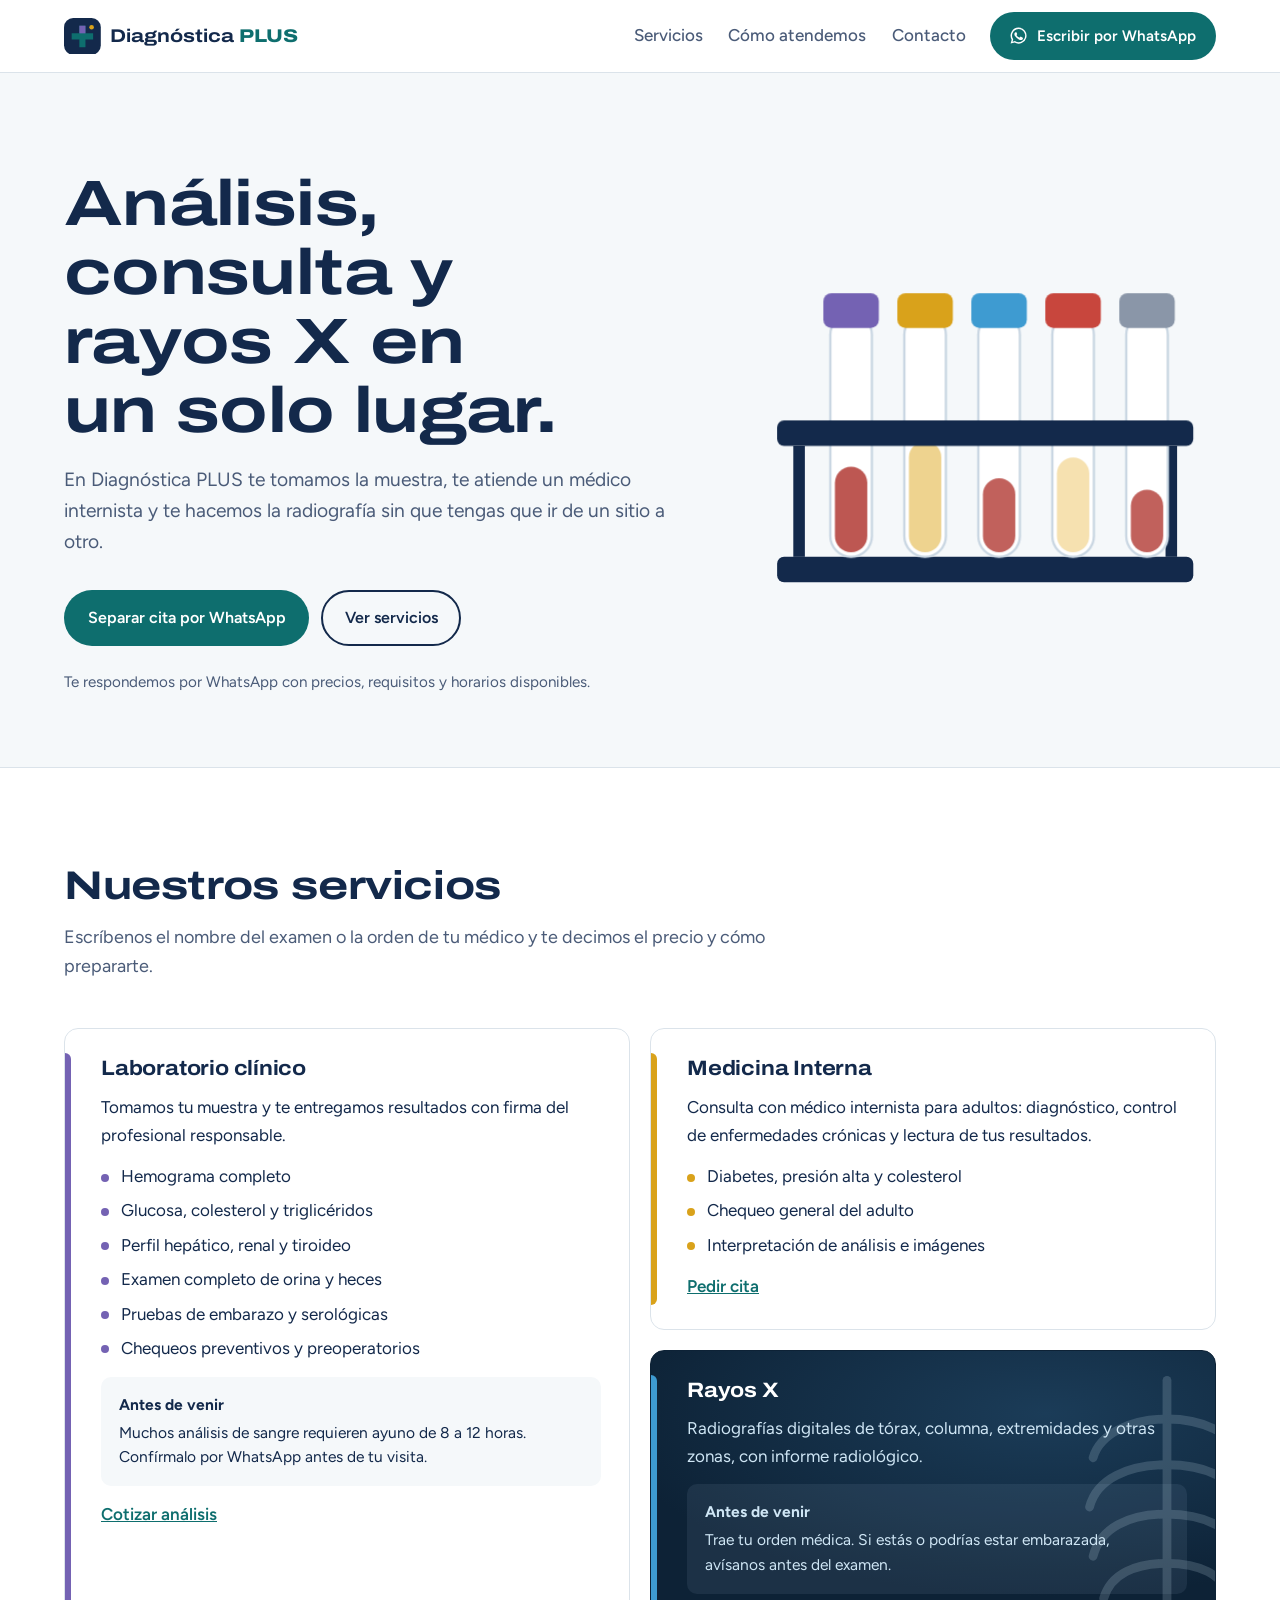
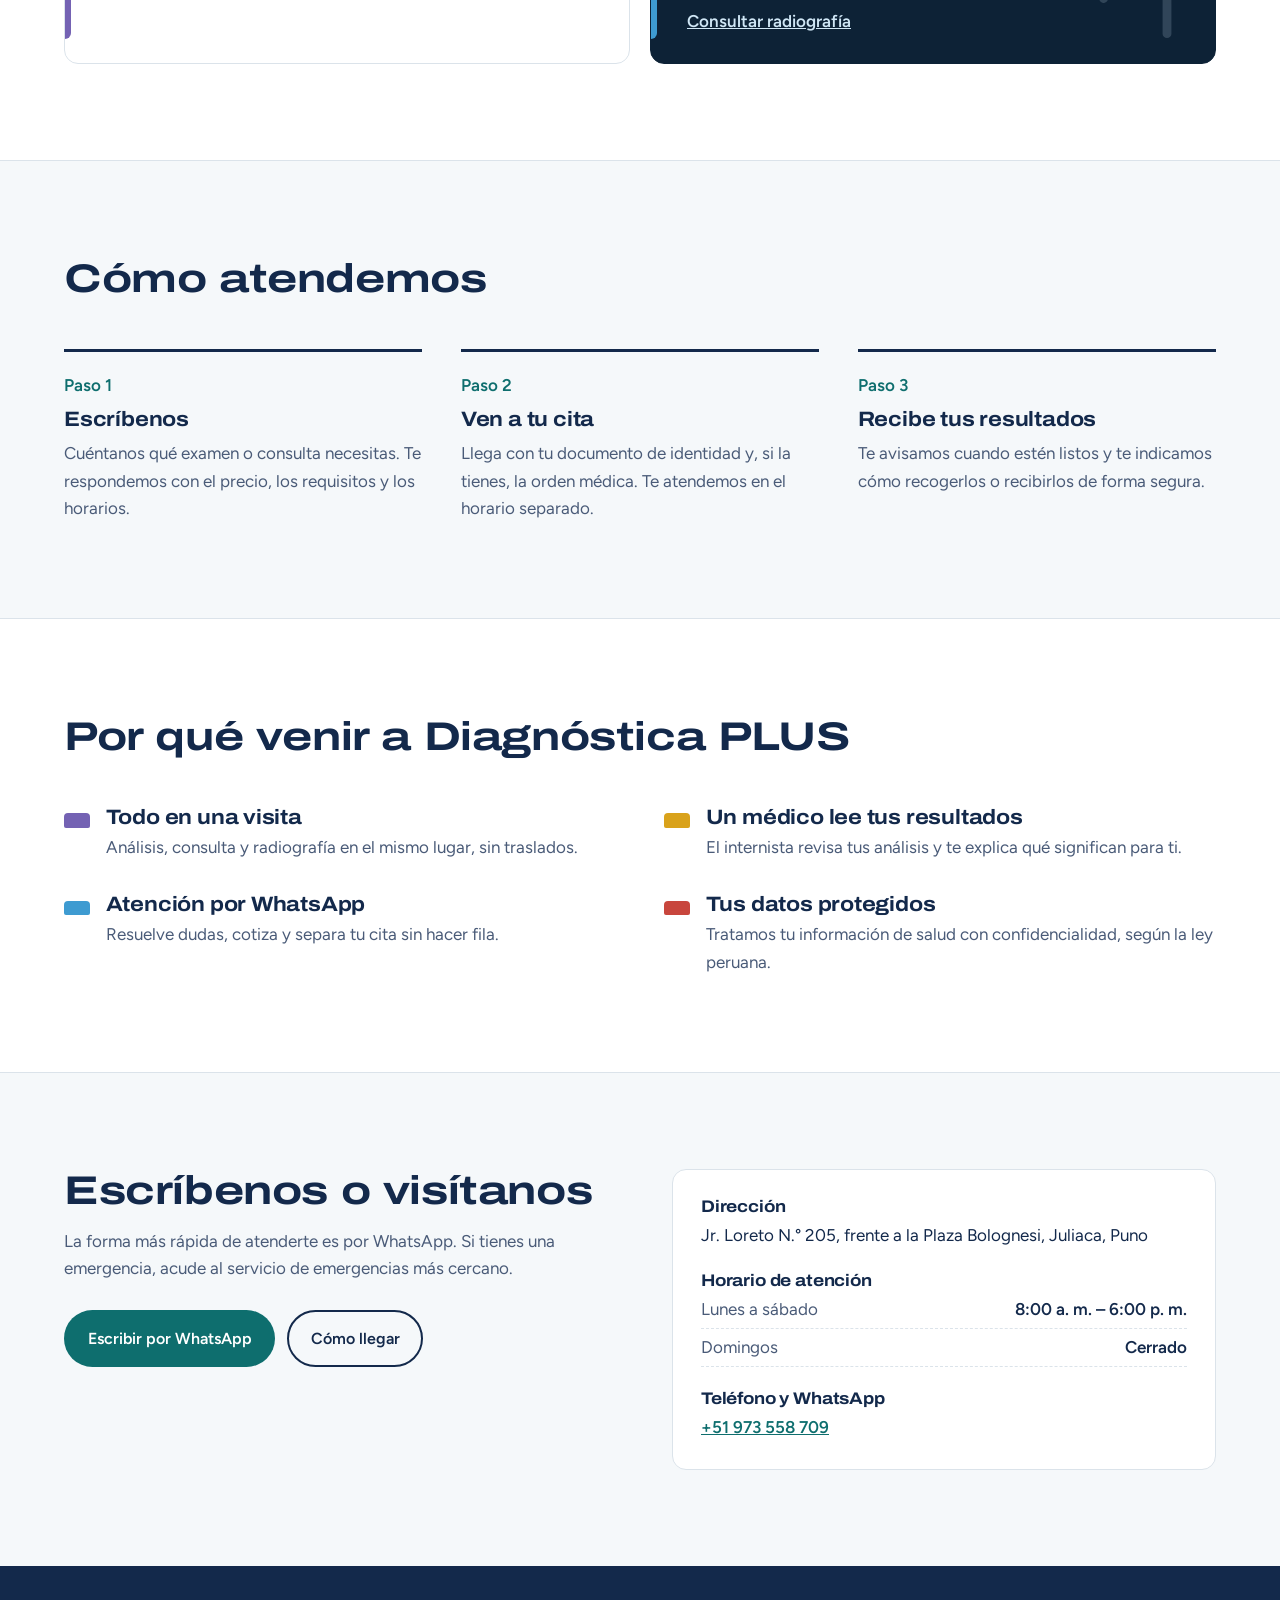
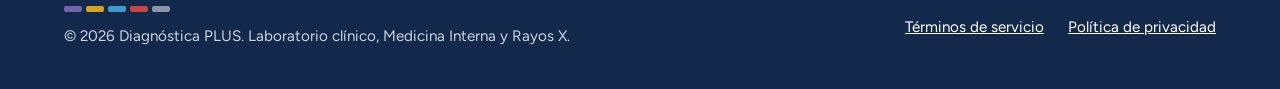
<file: index.html>
<!doctype html>
<html lang="es">
<head>
  <meta charset="utf-8">
  <meta name="viewport" content="width=device-width, initial-scale=1">
  <title>Diagnóstica PLUS | Laboratorio, Medicina Interna y Rayos X</title>
  <meta name="description" content="Análisis de laboratorio, consulta de Medicina Interna y Rayos X en un solo lugar. Escríbenos por WhatsApp y te indicamos cómo prepararte.">
  <meta property="og:title" content="Diagnóstica PLUS">
  <meta property="og:description" content="Laboratorio clínico, Medicina Interna y Rayos X en un solo lugar.">
  <meta name="theme-color" content="#13294b">
  <link rel="icon" href="logo.svg" type="image/svg+xml">
  <link rel="preconnect" href="https://fonts.googleapis.com">
  <link rel="preconnect" href="https://fonts.gstatic.com" crossorigin>
  <link href="https://fonts.googleapis.com/css2?family=Archivo:wdth,wght@62..125,500..800&family=Figtree:wght@400..700&display=swap" rel="stylesheet">
  <link rel="stylesheet" href="styles.css">
  <script src="datos.js" defer></script>
</head>
<body>
  <a class="saltar" href="#contenido">Ir al contenido</a>

  <header class="cabecera">
    <div class="contenedor">
      <a class="logo" href="./" aria-label="Diagnóstica PLUS, inicio">
        <svg viewBox="0 0 48 48" aria-hidden="true"><rect width="48" height="48" rx="12" fill="#13294b"/><path d="M20 10h8v10h10v8H28v10h-8V28H10v-8h10z" fill="#0e6e6e"/><path d="M20 10h8v10h-8z" fill="#7462b3"/><circle cx="36" cy="12" r="3" fill="#d9a21b"/></svg>
        <span>Diagnóstica <b>PLUS</b></span>
      </a>
      <nav class="menu" aria-label="Principal">
        <a href="#servicios">Servicios</a>
        <a href="#como-atendemos">Cómo atendemos</a>
        <a href="#contacto">Contacto</a>
      </nav>
      <a class="boton boton-whatsapp" data-whatsapp href="#contacto">
        <svg viewBox="0 0 24 24" fill="currentColor" aria-hidden="true"><path d="M12 2a10 10 0 0 0-8.6 15.1L2 22l5-1.3A10 10 0 1 0 12 2Zm0 18.2a8.2 8.2 0 0 1-4.2-1.2l-.3-.2-3 .8.8-2.9-.2-.3A8.2 8.2 0 1 1 12 20.2Zm4.5-6.1c-.2-.1-1.5-.7-1.7-.8s-.4-.1-.6.1-.7.8-.8 1-.3.2-.6.1a6.7 6.7 0 0 1-3.3-2.9c-.3-.4.2-.4.7-1.3.1-.2 0-.3 0-.4l-.8-1.8c-.2-.5-.4-.4-.6-.4h-.5a1 1 0 0 0-.7.3 3 3 0 0 0-.9 2.2 5.2 5.2 0 0 0 1.1 2.7 11.8 11.8 0 0 0 4.5 4c1.7.7 2.3.8 3.2.6a2.7 2.7 0 0 0 1.8-1.2 2.2 2.2 0 0 0 .1-1.2c0-.1-.2-.2-.5-.3Z"/></svg>
        <span>Escribir por WhatsApp</span>
      </a>
    </div>
  </header>

  <main id="contenido">
    <section class="hero">
      <div class="contenedor">
        <div>
          <h1>Análisis, consulta y rayos X en un solo lugar.</h1>
          <p class="bajada">En Diagnóstica PLUS te tomamos la muestra, te atiende un médico internista y te hacemos la radiografía sin que tengas que ir de un sitio a otro.</p>
          <div class="acciones">
            <a class="boton boton-whatsapp" data-whatsapp="Hola, quisiera separar una cita." href="#contacto">Separar cita por WhatsApp</a>
            <a class="boton boton-borde" href="#servicios">Ver servicios</a>
          </div>
          <p class="aviso">Te respondemos por WhatsApp con precios, requisitos y horarios disponibles.</p>
        </div>

        <div class="gradilla" aria-hidden="true">
          <svg viewBox="0 0 400 320">
            <!-- Gradilla -->
            <rect x="20" y="268" width="360" height="22" rx="6" fill="#13294b"/>
            <rect x="34" y="172" width="10" height="96" fill="#13294b"/>
            <rect x="356" y="172" width="10" height="96" fill="#13294b"/>
            <!-- Tubos: tapas con el código de colores de laboratorio -->
            <g class="tubo"><rect x="66" y="58" width="36" height="210" rx="18" fill="#fff" stroke="#c9d6e2" stroke-width="2"/><rect x="70" y="190" width="28" height="74" rx="14" fill="#b23a34" opacity=".85"/><rect x="60" y="40" width="48" height="30" rx="7" fill="#7462b3"/></g>
            <g class="tubo"><rect x="130" y="58" width="36" height="210" rx="18" fill="#fff" stroke="#c9d6e2" stroke-width="2"/><rect x="134" y="168" width="28" height="96" rx="14" fill="#e9c46a" opacity=".75"/><rect x="124" y="40" width="48" height="30" rx="7" fill="#d9a21b"/></g>
            <g class="tubo"><rect x="194" y="58" width="36" height="210" rx="18" fill="#fff" stroke="#c9d6e2" stroke-width="2"/><rect x="198" y="200" width="28" height="64" rx="14" fill="#b23a34" opacity=".8"/><rect x="188" y="40" width="48" height="30" rx="7" fill="#3e9bd1"/></g>
            <g class="tubo"><rect x="258" y="58" width="36" height="210" rx="18" fill="#fff" stroke="#c9d6e2" stroke-width="2"/><rect x="262" y="182" width="28" height="82" rx="14" fill="#f2d48f" opacity=".7"/><rect x="252" y="40" width="48" height="30" rx="7" fill="#c8463d"/></g>
            <g class="tubo"><rect x="322" y="58" width="36" height="210" rx="18" fill="#fff" stroke="#c9d6e2" stroke-width="2"/><rect x="326" y="210" width="28" height="54" rx="14" fill="#b23a34" opacity=".8"/><rect x="316" y="40" width="48" height="30" rx="7" fill="#8a96a8"/></g>
            <!-- Barra frontal: va delante de los tubos -->
            <rect x="20" y="150" width="360" height="22" rx="6" fill="#13294b"/>
          </svg>
        </div>
      </div>
    </section>

    <section class="seccion seccion-blanca" id="servicios" aria-labelledby="t-servicios">
      <div class="contenedor">
        <div class="encabezado">
          <h2 id="t-servicios">Nuestros servicios</h2>
          <p>Escríbenos el nombre del examen o la orden de tu médico y te decimos el precio y cómo prepararte.</p>
        </div>

        <div class="servicios">
          <article class="servicio laboratorio">
            <h3>Laboratorio clínico</h3>
            <p>Tomamos tu muestra y te entregamos resultados con firma del profesional responsable.</p>
            <ul>
              <li>Hemograma completo</li>
              <li>Glucosa, colesterol y triglicéridos</li>
              <li>Perfil hepático, renal y tiroideo</li>
              <li>Examen completo de orina y heces</li>
              <li>Pruebas de embarazo y serológicas</li>
              <li>Chequeos preventivos y preoperatorios</li>
            </ul>
            <div class="prep">
              <strong>Antes de venir</strong>
              Muchos análisis de sangre requieren ayuno de 8 a 12 horas. Confírmalo por WhatsApp antes de tu visita.
            </div>
            <a class="mas" data-whatsapp="Hola, quisiera cotizar análisis de laboratorio." href="#contacto">Cotizar análisis</a>
          </article>

          <article class="servicio medicina">
            <h3>Medicina Interna</h3>
            <p>Consulta con médico internista para adultos: diagnóstico, control de enfermedades crónicas y lectura de tus resultados.</p>
            <ul>
              <li>Diabetes, presión alta y colesterol</li>
              <li>Chequeo general del adulto</li>
              <li>Interpretación de análisis e imágenes</li>
            </ul>
            <a class="mas" data-whatsapp="Hola, quisiera una cita con Medicina Interna." href="#contacto">Pedir cita</a>
          </article>

          <article class="servicio rayos">
            <svg class="costilla" viewBox="0 0 100 160" aria-hidden="true" fill="none" stroke="#cfe6f5" stroke-width="5" stroke-linecap="round"><path d="M50 8v144"/><path d="M50 30c-20 0-38 8-42 22M50 30c20 0 38 8 42 22M50 56c-22 0-40 8-44 24M50 56c22 0 40 8 44 24M50 84c-22 0-38 8-42 24M50 84c22 0 38 8 42 24M50 112c-18 0-32 6-36 20M50 112c18 0 32 6 36 20"/></svg>
            <h3>Rayos X</h3>
            <p>Radiografías digitales de tórax, columna, extremidades y otras zonas, con informe radiológico.</p>
            <div class="prep">
              <strong>Antes de venir</strong>
              Trae tu orden médica. Si estás o podrías estar embarazada, avísanos antes del examen.
            </div>
            <a class="mas" data-whatsapp="Hola, quisiera información sobre Rayos X." href="#contacto">Consultar radiografía</a>
          </article>
        </div>
      </div>
    </section>

    <section class="seccion" id="como-atendemos" aria-labelledby="t-pasos">
      <div class="contenedor">
        <div class="encabezado">
          <h2 id="t-pasos">Cómo atendemos</h2>
        </div>
        <ol class="pasos">
          <li>
            <h3>Escríbenos</h3>
            <p>Cuéntanos qué examen o consulta necesitas. Te respondemos con el precio, los requisitos y los horarios.</p>
          </li>
          <li>
            <h3>Ven a tu cita</h3>
            <p>Llega con tu documento de identidad y, si la tienes, la orden médica. Te atendemos en el horario separado.</p>
          </li>
          <li>
            <h3>Recibe tus resultados</h3>
            <p>Te avisamos cuando estén listos y te indicamos cómo recogerlos o recibirlos de forma segura.</p>
          </li>
        </ol>
      </div>
    </section>

    <section class="seccion seccion-blanca" aria-labelledby="t-razones">
      <div class="contenedor">
        <div class="encabezado">
          <h2 id="t-razones">Por qué venir a Diagnóstica PLUS</h2>
        </div>
        <div class="razones">
          <div class="razon"><span class="tapa" style="background:var(--lavanda)"></span><div><h3>Todo en una visita</h3><p>Análisis, consulta y radiografía en el mismo lugar, sin traslados.</p></div></div>
          <div class="razon"><span class="tapa" style="background:var(--oro)"></span><div><h3>Un médico lee tus resultados</h3><p>El internista revisa tus análisis y te explica qué significan para ti.</p></div></div>
          <div class="razon"><span class="tapa" style="background:var(--celeste)"></span><div><h3>Atención por WhatsApp</h3><p>Resuelve dudas, cotiza y separa tu cita sin hacer fila.</p></div></div>
          <div class="razon"><span class="tapa" style="background:var(--rojo)"></span><div><h3>Tus datos protegidos</h3><p>Tratamos tu información de salud con confidencialidad, según la ley peruana.</p></div></div>
        </div>
      </div>
    </section>

    <section class="seccion contacto" id="contacto" aria-labelledby="t-contacto">
      <div class="contenedor">
        <div>
          <h2 id="t-contacto">Escríbenos o visítanos</h2>
          <p style="margin-top:1rem;color:var(--tinta-suave)">La forma más rápida de atenderte es por WhatsApp. Si tienes una emergencia, acude al servicio de emergencias más cercano.</p>
          <div class="acciones">
            <a class="boton boton-whatsapp" data-whatsapp href="#contacto">Escribir por WhatsApp</a>
            <a class="boton boton-borde" data-enlace="mapa" href="#contacto" target="_blank" rel="noopener">Cómo llegar</a>
          </div>
        </div>
        <div class="ficha">
          <div>
            <h3>Dirección</h3>
            <p><span data-dato="direccion"></span>, <span data-dato="ciudad"></span></p>
          </div>
          <div>
            <h3>Horario de atención</h3>
            <dl data-horario></dl>
          </div>
          <div>
            <h3>Teléfono y WhatsApp</h3>
            <p><a data-enlace="telefono" href="#contacto"><span data-dato="telefonoVisible"></span></a><span data-si="correo"><br><a data-enlace="correo" href="#contacto"><span data-dato="correo"></span></a></span></p>
          </div>
        </div>
      </div>
    </section>
  </main>

  <footer class="pie">
    <div class="contenedor">
      <div>
        <div class="franja" aria-hidden="true"><i style="background:#7462b3"></i><i style="background:#d9a21b"></i><i style="background:#3e9bd1"></i><i style="background:#c8463d"></i><i style="background:#8a96a8"></i></div>
        <p style="margin-top:.75rem">© <span data-anio></span> Diagnóstica PLUS. Laboratorio clínico, Medicina Interna y Rayos X.</p>
      </div>
      <nav aria-label="Legal">
        <a href="terminos.html">Términos de servicio</a>
        <a href="privacidad.html">Política de privacidad</a>
      </nav>
    </div>
  </footer>
</body>
</html>
</file>
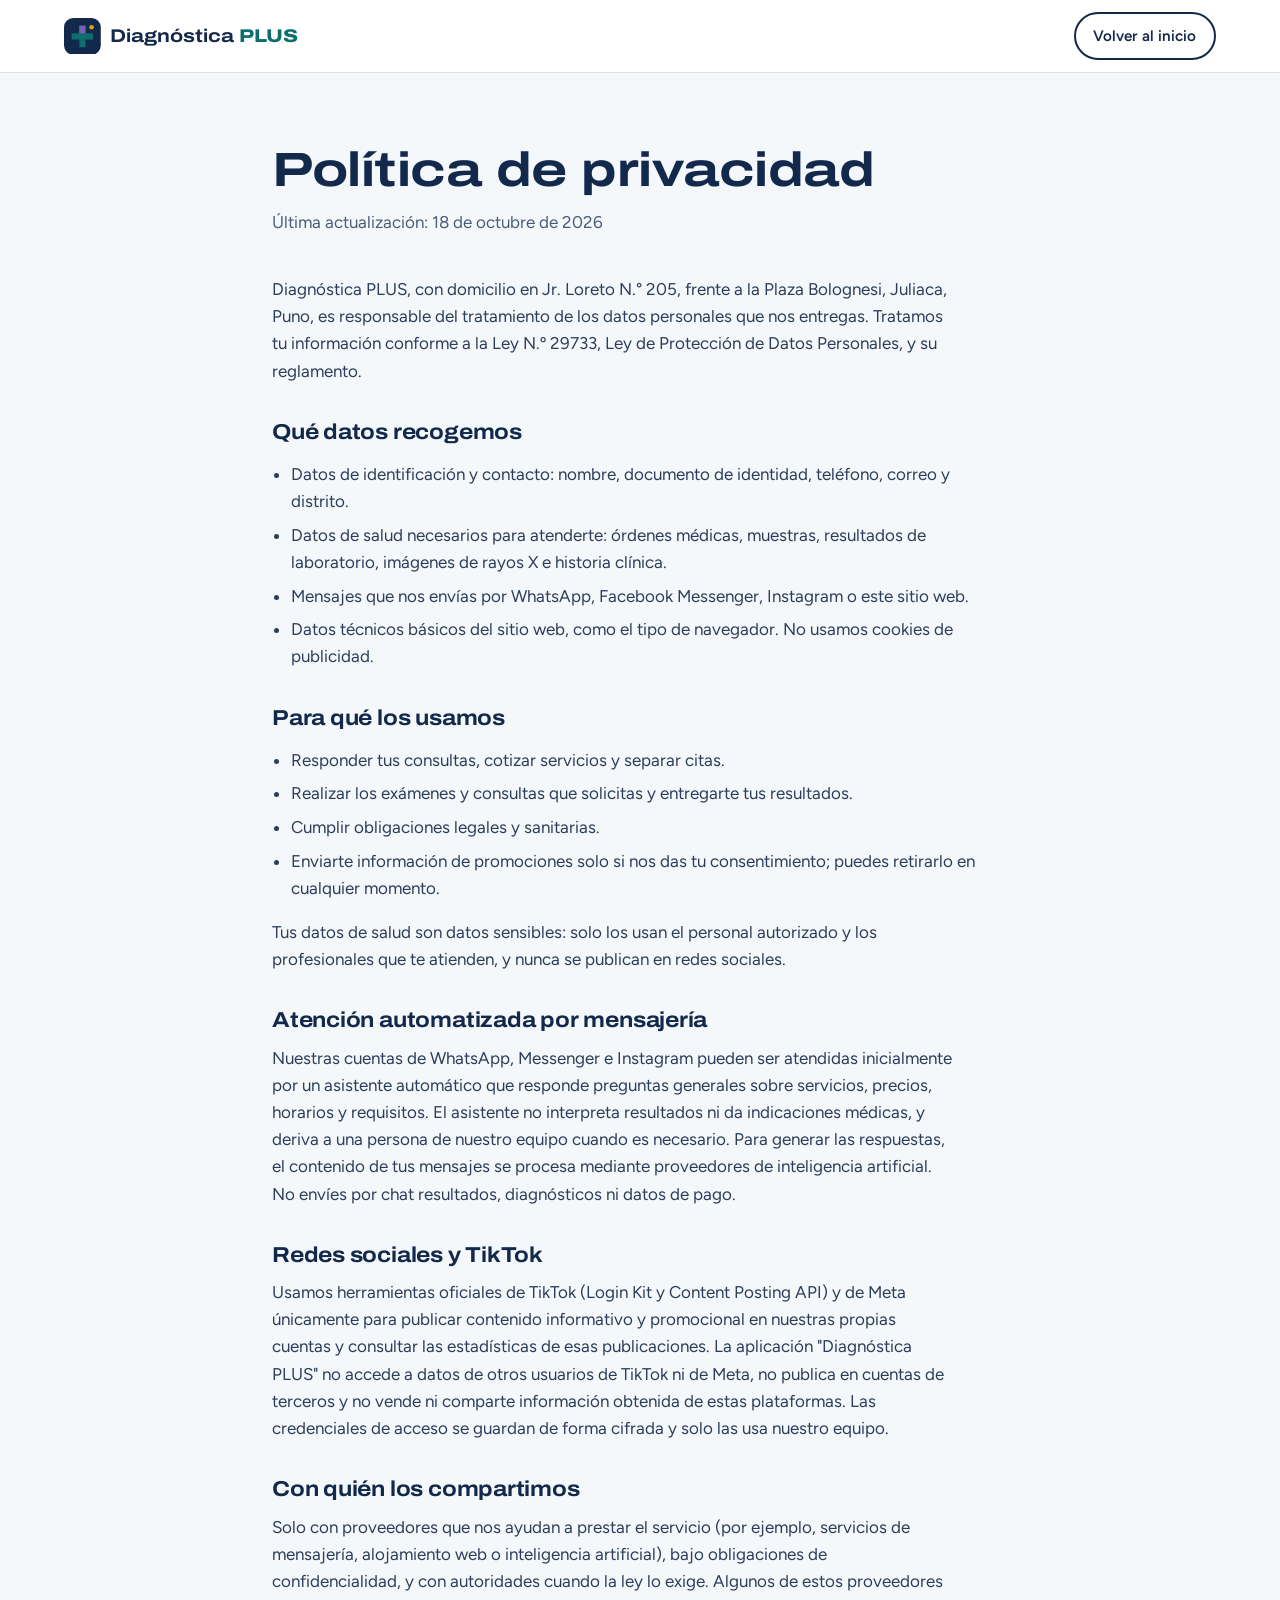
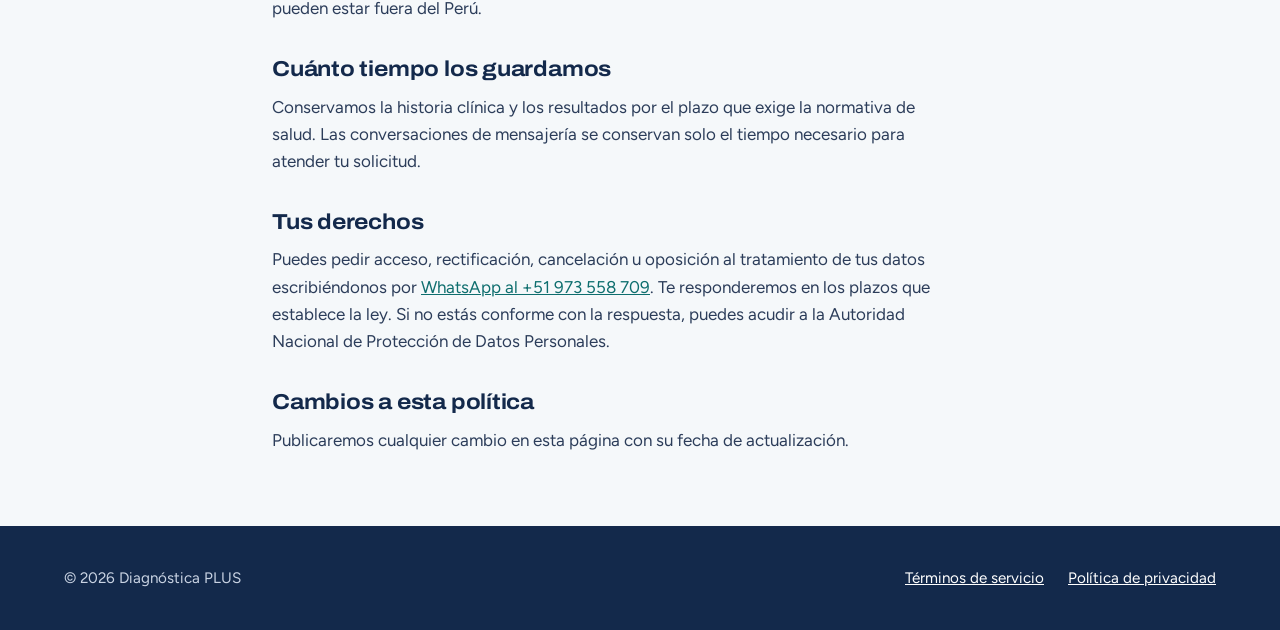
<file: privacidad.html>
<!doctype html>
<html lang="es">
<head>
  <meta charset="utf-8">
  <meta name="viewport" content="width=device-width, initial-scale=1">
  <title>Política de privacidad | Diagnóstica PLUS</title>
  <meta name="description" content="Cómo Diagnóstica PLUS trata tus datos personales y de salud.">
  <meta name="theme-color" content="#13294b">
  <link rel="icon" href="logo.svg" type="image/svg+xml">
  <link rel="preconnect" href="https://fonts.googleapis.com">
  <link rel="preconnect" href="https://fonts.gstatic.com" crossorigin>
  <link href="https://fonts.googleapis.com/css2?family=Archivo:wdth,wght@62..125,500..800&family=Figtree:wght@400..700&display=swap" rel="stylesheet">
  <link rel="stylesheet" href="styles.css">
  <script src="datos.js" defer></script>
</head>
<body>
  <header class="cabecera">
    <div class="contenedor">
      <a class="logo" href="./" aria-label="Diagnóstica PLUS, inicio">
        <svg viewBox="0 0 48 48" aria-hidden="true"><rect width="48" height="48" rx="12" fill="#13294b"/><path d="M20 10h8v10h10v8H28v10h-8V28H10v-8h10z" fill="#0e6e6e"/><path d="M20 10h8v10h-8z" fill="#7462b3"/><circle cx="36" cy="12" r="3" fill="#d9a21b"/></svg>
        <span>Diagnóstica <b>PLUS</b></span>
      </a>
      <a class="boton boton-borde" href="./">Volver al inicio</a>
    </div>
  </header>

  <main class="legal">
    <div class="contenedor">
      <h1>Política de privacidad</h1>
      <p class="fecha">Última actualización: <span data-dato="actualizado"></span></p>

      <p><span data-dato="razonSocial"></span><span data-si="ruc"> (RUC <span data-dato="ruc"></span>)</span>, con domicilio en <span data-dato="direccion"></span>, <span data-dato="ciudad"></span>, es responsable del tratamiento de los datos personales que nos entregas. Tratamos tu información conforme a la Ley N.º 29733, Ley de Protección de Datos Personales, y su reglamento.</p>

      <h2>Qué datos recogemos</h2>
      <ul>
        <li>Datos de identificación y contacto: nombre, documento de identidad, teléfono, correo y distrito.</li>
        <li>Datos de salud necesarios para atenderte: órdenes médicas, muestras, resultados de laboratorio, imágenes de rayos X e historia clínica.</li>
        <li>Mensajes que nos envías por WhatsApp, Facebook Messenger, Instagram o este sitio web.</li>
        <li>Datos técnicos básicos del sitio web, como el tipo de navegador. No usamos cookies de publicidad.</li>
      </ul>

      <h2>Para qué los usamos</h2>
      <ul>
        <li>Responder tus consultas, cotizar servicios y separar citas.</li>
        <li>Realizar los exámenes y consultas que solicitas y entregarte tus resultados.</li>
        <li>Cumplir obligaciones legales y sanitarias.</li>
        <li>Enviarte información de promociones solo si nos das tu consentimiento; puedes retirarlo en cualquier momento.</li>
      </ul>
      <p>Tus datos de salud son datos sensibles: solo los usan el personal autorizado y los profesionales que te atienden, y nunca se publican en redes sociales.</p>

      <h2>Atención automatizada por mensajería</h2>
      <p>Nuestras cuentas de WhatsApp, Messenger e Instagram pueden ser atendidas inicialmente por un asistente automático que responde preguntas generales sobre servicios, precios, horarios y requisitos. El asistente no interpreta resultados ni da indicaciones médicas, y deriva a una persona de nuestro equipo cuando es necesario. Para generar las respuestas, el contenido de tus mensajes se procesa mediante proveedores de inteligencia artificial. No envíes por chat resultados, diagnósticos ni datos de pago.</p>

      <h2>Redes sociales y TikTok</h2>
      <p>Usamos herramientas oficiales de TikTok (Login Kit y Content Posting API) y de Meta únicamente para publicar contenido informativo y promocional en nuestras propias cuentas y consultar las estadísticas de esas publicaciones. La aplicación "Diagnóstica PLUS" no accede a datos de otros usuarios de TikTok ni de Meta, no publica en cuentas de terceros y no vende ni comparte información obtenida de estas plataformas. Las credenciales de acceso se guardan de forma cifrada y solo las usa nuestro equipo.</p>

      <h2>Con quién los compartimos</h2>
      <p>Solo con proveedores que nos ayudan a prestar el servicio (por ejemplo, servicios de mensajería, alojamiento web o inteligencia artificial), bajo obligaciones de confidencialidad, y con autoridades cuando la ley lo exige. Algunos de estos proveedores pueden estar fuera del Perú.</p>

      <h2>Cuánto tiempo los guardamos</h2>
      <p>Conservamos la historia clínica y los resultados por el plazo que exige la normativa de salud. Las conversaciones de mensajería se conservan solo el tiempo necesario para atender tu solicitud.</p>

      <h2>Tus derechos</h2>
      <p>Puedes pedir acceso, rectificación, cancelación u oposición al tratamiento de tus datos escribiéndonos por <a data-whatsapp="Hola, quiero ejercer mis derechos sobre mis datos personales." href="#">WhatsApp al <span data-dato="telefonoVisible"></span></a><span data-si="correo"> o a <a data-enlace="correo" href="#"><span data-dato="correo"></span></a></span>. Te responderemos en los plazos que establece la ley. Si no estás conforme con la respuesta, puedes acudir a la Autoridad Nacional de Protección de Datos Personales.</p>

      <h2>Cambios a esta política</h2>
      <p>Publicaremos cualquier cambio en esta página con su fecha de actualización.</p>
    </div>
  </main>

  <footer class="pie">
    <div class="contenedor">
      <p>© <span data-anio></span> Diagnóstica PLUS</p>
      <nav aria-label="Legal">
        <a href="terminos.html">Términos de servicio</a>
        <a href="privacidad.html" aria-current="page">Política de privacidad</a>
      </nav>
    </div>
  </footer>
</body>
</html>
</file>
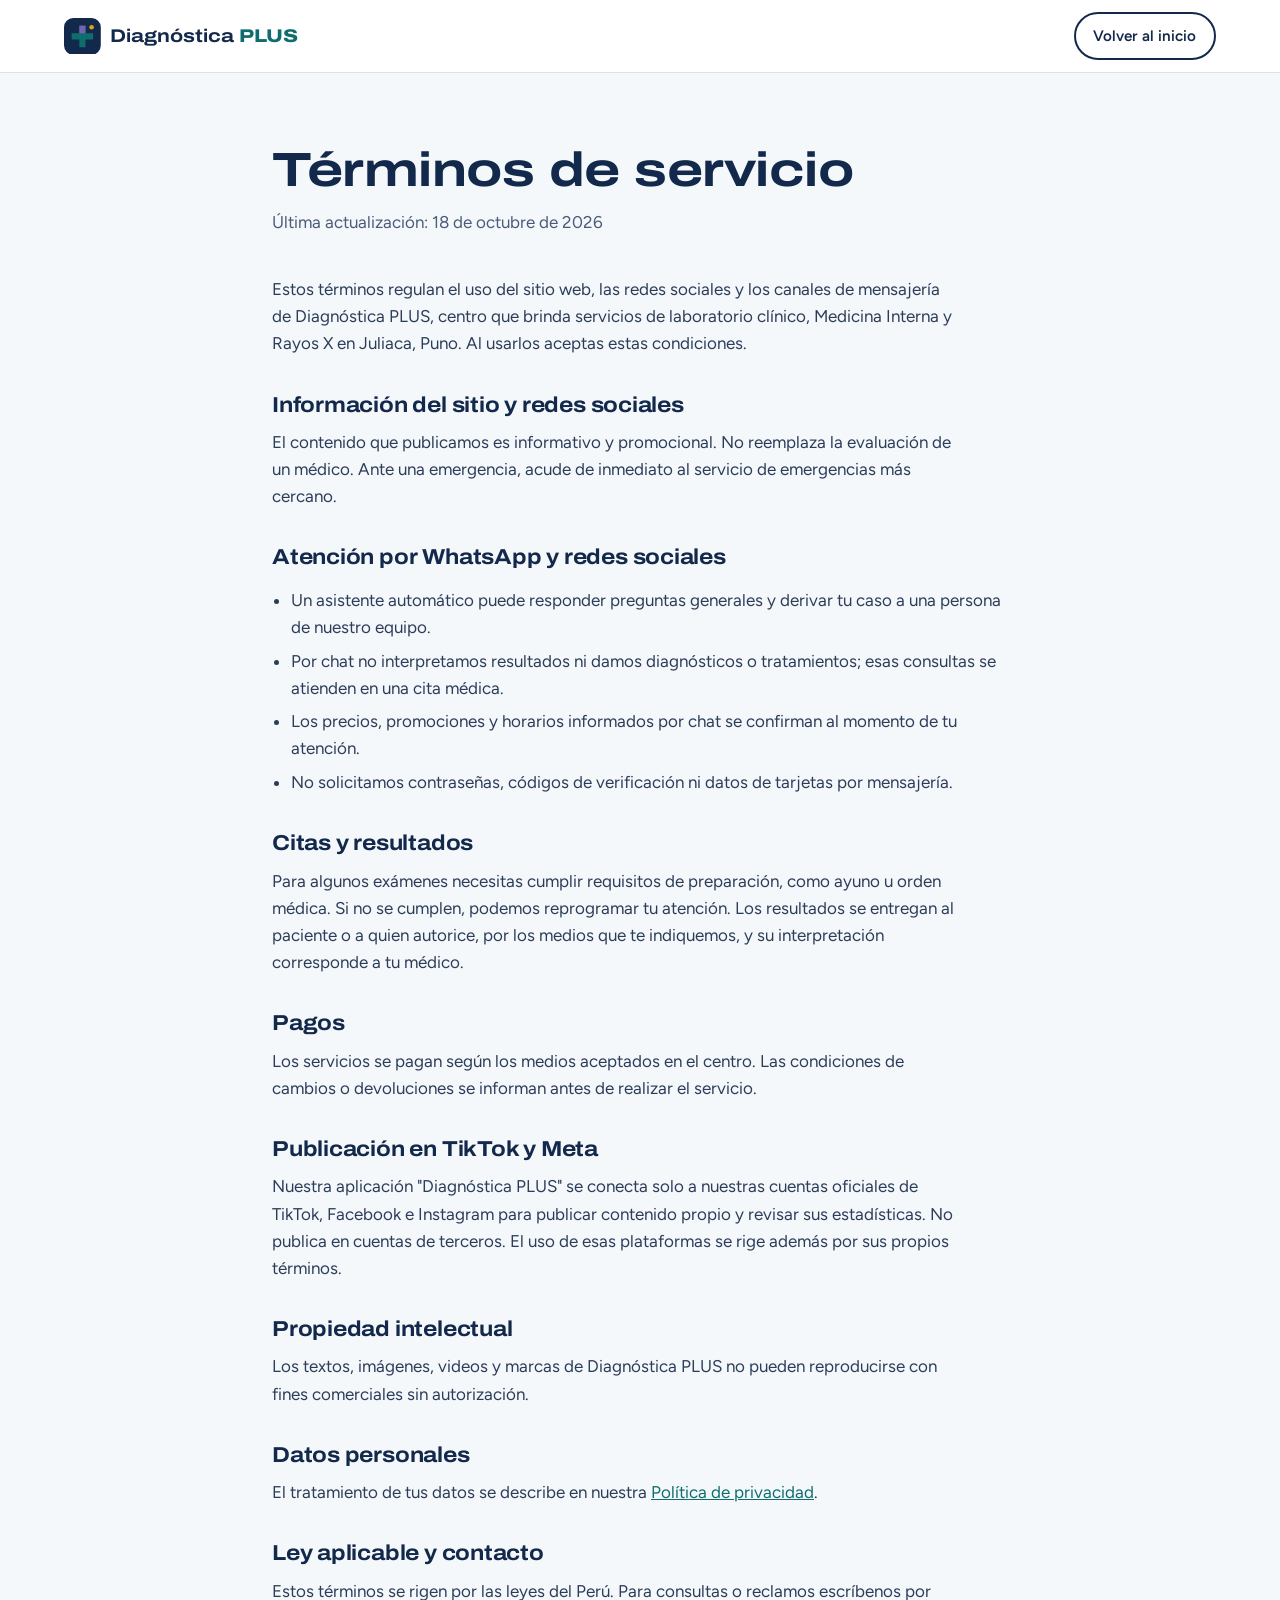
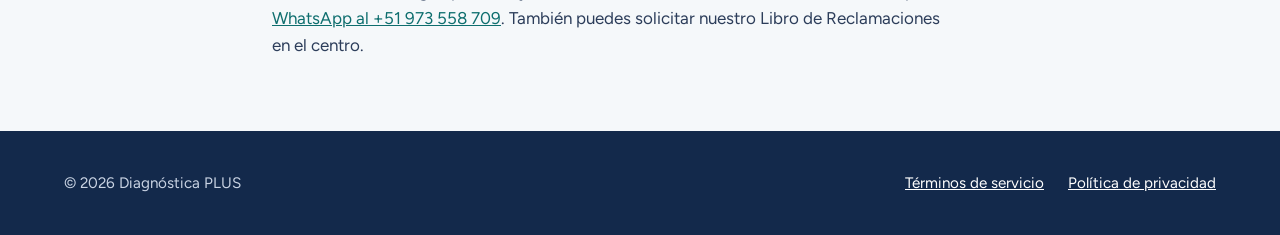
<file: terminos.html>
<!doctype html>
<html lang="es">
<head>
  <meta charset="utf-8">
  <meta name="viewport" content="width=device-width, initial-scale=1">
  <title>Términos de servicio | Diagnóstica PLUS</title>
  <meta name="description" content="Condiciones de uso del sitio web y canales de atención de Diagnóstica PLUS.">
  <meta name="theme-color" content="#13294b">
  <link rel="icon" href="logo.svg" type="image/svg+xml">
  <link rel="preconnect" href="https://fonts.googleapis.com">
  <link rel="preconnect" href="https://fonts.gstatic.com" crossorigin>
  <link href="https://fonts.googleapis.com/css2?family=Archivo:wdth,wght@62..125,500..800&family=Figtree:wght@400..700&display=swap" rel="stylesheet">
  <link rel="stylesheet" href="styles.css">
  <script src="datos.js" defer></script>
</head>
<body>
  <header class="cabecera">
    <div class="contenedor">
      <a class="logo" href="./" aria-label="Diagnóstica PLUS, inicio">
        <svg viewBox="0 0 48 48" aria-hidden="true"><rect width="48" height="48" rx="12" fill="#13294b"/><path d="M20 10h8v10h10v8H28v10h-8V28H10v-8h10z" fill="#0e6e6e"/><path d="M20 10h8v10h-8z" fill="#7462b3"/><circle cx="36" cy="12" r="3" fill="#d9a21b"/></svg>
        <span>Diagnóstica <b>PLUS</b></span>
      </a>
      <a class="boton boton-borde" href="./">Volver al inicio</a>
    </div>
  </header>

  <main class="legal">
    <div class="contenedor">
      <h1>Términos de servicio</h1>
      <p class="fecha">Última actualización: <span data-dato="actualizado"></span></p>

      <p>Estos términos regulan el uso del sitio web, las redes sociales y los canales de mensajería de <span data-dato="razonSocial"></span><span data-si="ruc"> (RUC <span data-dato="ruc"></span>)</span>, centro que brinda servicios de laboratorio clínico, Medicina Interna y Rayos X en <span data-dato="ciudad"></span>. Al usarlos aceptas estas condiciones.</p>

      <h2>Información del sitio y redes sociales</h2>
      <p>El contenido que publicamos es informativo y promocional. No reemplaza la evaluación de un médico. Ante una emergencia, acude de inmediato al servicio de emergencias más cercano.</p>

      <h2>Atención por WhatsApp y redes sociales</h2>
      <ul>
        <li>Un asistente automático puede responder preguntas generales y derivar tu caso a una persona de nuestro equipo.</li>
        <li>Por chat no interpretamos resultados ni damos diagnósticos o tratamientos; esas consultas se atienden en una cita médica.</li>
        <li>Los precios, promociones y horarios informados por chat se confirman al momento de tu atención.</li>
        <li>No solicitamos contraseñas, códigos de verificación ni datos de tarjetas por mensajería.</li>
      </ul>

      <h2>Citas y resultados</h2>
      <p>Para algunos exámenes necesitas cumplir requisitos de preparación, como ayuno u orden médica. Si no se cumplen, podemos reprogramar tu atención. Los resultados se entregan al paciente o a quien autorice, por los medios que te indiquemos, y su interpretación corresponde a tu médico.</p>

      <h2>Pagos</h2>
      <p>Los servicios se pagan según los medios aceptados en el centro. Las condiciones de cambios o devoluciones se informan antes de realizar el servicio.</p>

      <h2>Publicación en TikTok y Meta</h2>
      <p>Nuestra aplicación "Diagnóstica PLUS" se conecta solo a nuestras cuentas oficiales de TikTok, Facebook e Instagram para publicar contenido propio y revisar sus estadísticas. No publica en cuentas de terceros. El uso de esas plataformas se rige además por sus propios términos.</p>

      <h2>Propiedad intelectual</h2>
      <p>Los textos, imágenes, videos y marcas de Diagnóstica PLUS no pueden reproducirse con fines comerciales sin autorización.</p>

      <h2>Datos personales</h2>
      <p>El tratamiento de tus datos se describe en nuestra <a href="privacidad.html">Política de privacidad</a>.</p>

      <h2>Ley aplicable y contacto</h2>
      <p>Estos términos se rigen por las leyes del Perú. Para consultas o reclamos escríbenos por <a data-whatsapp="Hola, tengo una consulta." href="#">WhatsApp al <span data-dato="telefonoVisible"></span></a><span data-si="correo"> o a <a data-enlace="correo" href="#"><span data-dato="correo"></span></a></span>. También puedes solicitar nuestro Libro de Reclamaciones en el centro.</p>
    </div>
  </main>

  <footer class="pie">
    <div class="contenedor">
      <p>© <span data-anio></span> Diagnóstica PLUS</p>
      <nav aria-label="Legal">
        <a href="terminos.html" aria-current="page">Términos de servicio</a>
        <a href="privacidad.html">Política de privacidad</a>
      </nav>
    </div>
  </footer>
</body>
</html>
</file>
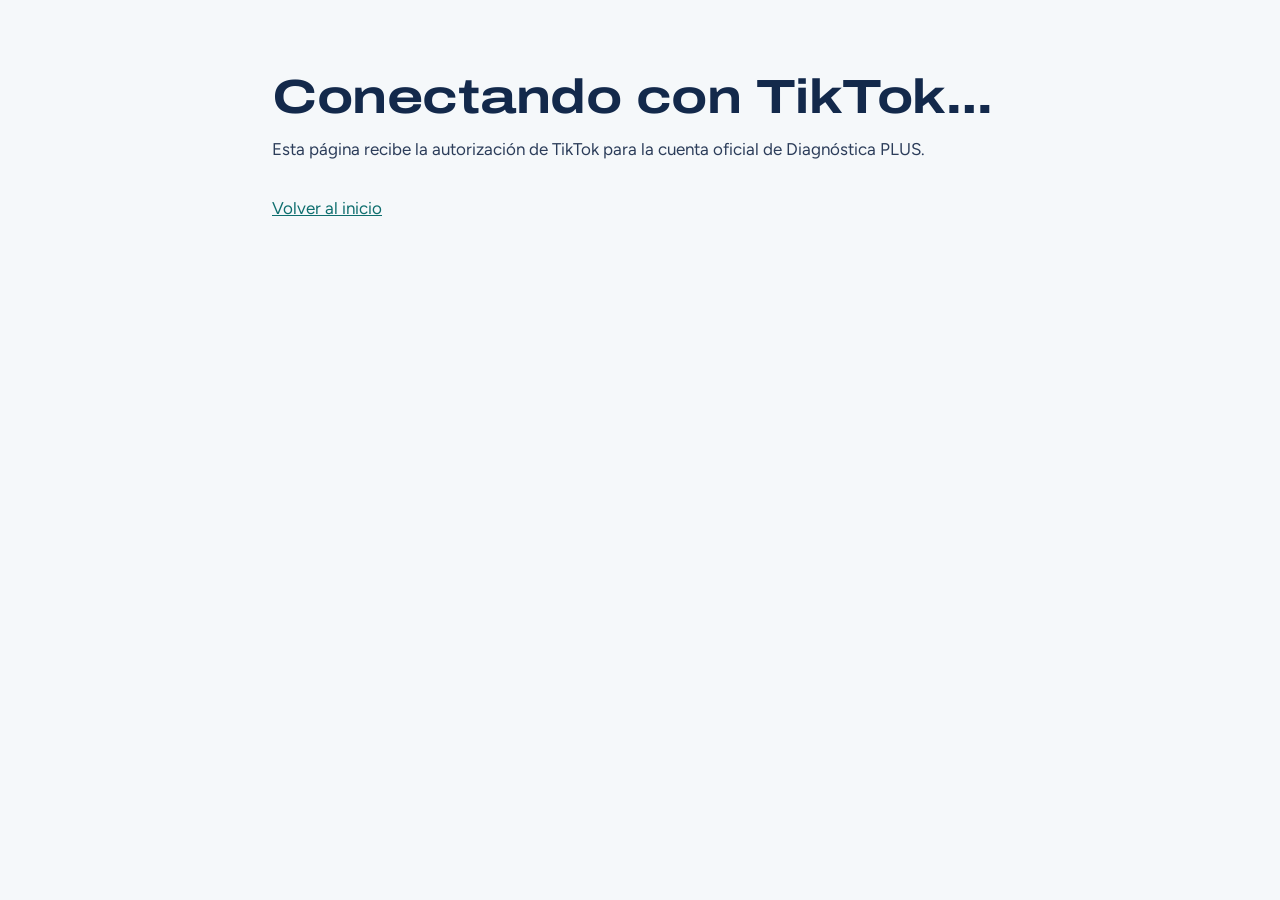
<file: tiktok-callback.html>
<!doctype html>
<html lang="es">
<head>
  <meta charset="utf-8">
  <meta name="viewport" content="width=device-width, initial-scale=1">
  <meta name="robots" content="noindex">
  <title>Conexión con TikTok | Diagnóstica PLUS</title>
  <link rel="icon" href="logo.svg" type="image/svg+xml">
  <link rel="preconnect" href="https://fonts.googleapis.com">
  <link rel="preconnect" href="https://fonts.gstatic.com" crossorigin>
  <link href="https://fonts.googleapis.com/css2?family=Archivo:wdth,wght@62..125,500..800&family=Figtree:wght@400..700&display=swap" rel="stylesheet">
  <link rel="stylesheet" href="styles.css">
  <style>
    .codigo { font-family: ui-monospace, Consolas, monospace; background: var(--blanco); border: 1px solid var(--linea); border-radius: 10px; padding: 1rem; word-break: break-all; margin-top: 1rem; }
  </style>
</head>
<body>
  <main class="legal">
    <div class="contenedor">
      <h1 id="titulo">Conectando con TikTok…</h1>
      <p id="texto">Esta página recibe la autorización de TikTok para la cuenta oficial de Diagnóstica PLUS.</p>
      <div id="resultado" hidden>
        <p>Copia este código y pégalo en la terminal donde se está conectando la cuenta. Caduca en unos minutos y solo sirve una vez.</p>
        <div class="codigo" id="codigo"></div>
        <p style="margin-top:1rem"><button class="boton boton-whatsapp" id="copiar" type="button">Copiar código</button></p>
      </div>
      <p style="margin-top:2rem"><a href="./">Volver al inicio</a></p>
    </div>
  </main>
  <script>
    const p = new URLSearchParams(location.search);
    const code = p.get("code");
    const titulo = document.getElementById("titulo");
    const texto = document.getElementById("texto");
    if (code) {
      titulo.textContent = "TikTok autorizó la conexión";
      texto.hidden = true;
      document.getElementById("resultado").hidden = false;
      document.getElementById("codigo").textContent = code;
      document.getElementById("copiar").onclick = async () => {
        await navigator.clipboard.writeText(code);
        document.getElementById("copiar").textContent = "Código copiado";
      };
      history.replaceState(null, "", location.pathname); // no dejar el código en el historial
    } else if (p.get("error")) {
      titulo.textContent = "No se completó la conexión";
      texto.textContent = "TikTok devolvió: " + (p.get("error_description") || p.get("error")) + ". Vuelve a intentarlo desde la terminal.";
    }
  </script>
</body>
</html>
</file>
<file: styles.css>
/* Diagnóstica PLUS — sistema visual basado en el código de colores de tubos de laboratorio */
:root {
  --tinta: #13294b;
  --tinta-suave: #4a5b78;
  --papel: #f5f8fa;
  --blanco: #ffffff;
  --marca: #0e6e6e;
  --marca-oscura: #0a5252;
  --lavanda: #7462b3;
  --oro: #d9a21b;
  --celeste: #3e9bd1;
  --rojo: #c8463d;
  --gris: #8a96a8;
  --linea: #dbe3ea;
  --placa: #0d2236;
  --placa-luz: #cfe6f5;

  --f-titulo: "Archivo", system-ui, sans-serif;
  --f-texto: "Figtree", system-ui, sans-serif;

  --ancho: 72rem;
  --gutter: clamp(1rem, 4vw, 2.5rem);
  --radio: 14px;
}

*,
*::before,
*::after { box-sizing: border-box; }

html { scroll-behavior: smooth; }
@media (prefers-reduced-motion: reduce) {
  html { scroll-behavior: auto; }
  *, *::before, *::after { animation: none !important; transition: none !important; }
}

body {
  margin: 0;
  background: var(--papel);
  color: var(--tinta);
  font-family: var(--f-texto);
  font-size: 1.0625rem;
  line-height: 1.6;
  -webkit-font-smoothing: antialiased;
}

img, svg { display: block; max-width: 100%; }
a { color: inherit; }
:focus-visible { outline: 3px solid var(--celeste); outline-offset: 3px; border-radius: 4px; }

h1, h2, h3 {
  font-family: var(--f-titulo);
  font-stretch: 125%;
  font-weight: 700;
  line-height: 1.08;
  letter-spacing: -0.01em;
  margin: 0;
  text-wrap: balance;
}
h1 { font-size: clamp(2.2rem, 5.6vw, 4rem); }
h2 { font-size: clamp(1.7rem, 3.4vw, 2.5rem); }
h3 { font-size: 1.3rem; font-stretch: 112%; }
p { margin: 0; max-width: 62ch; }

.contenedor { width: min(100% - 2 * var(--gutter), var(--ancho)); margin-inline: auto; }
.saltar { position: absolute; left: -999px; }
.saltar:focus { left: 1rem; top: 1rem; background: var(--blanco); padding: .5rem 1rem; z-index: 10; }

/* Botones */
.boton {
  display: inline-flex; align-items: center; gap: .55rem;
  padding: .85rem 1.35rem; border-radius: 999px;
  font-weight: 600; text-decoration: none; font-size: 1rem;
  border: 2px solid transparent;
  transition: background-color .15s, color .15s;
}
.boton svg { width: 1.2rem; height: 1.2rem; flex: none; }
.boton-whatsapp { background: var(--marca); color: var(--blanco); }
.boton-whatsapp:hover { background: var(--marca-oscura); }
.boton-borde { border-color: var(--tinta); color: var(--tinta); }
.boton-borde:hover { background: var(--tinta); color: var(--blanco); }

/* Cabecera */
.cabecera { background: var(--blanco); border-bottom: 1px solid var(--linea); position: sticky; top: 0; z-index: 5; }
.cabecera .contenedor { display: flex; align-items: center; gap: 1.5rem; min-height: 4.5rem; }
.logo { display: flex; align-items: center; gap: .6rem; text-decoration: none; margin-right: auto; }
.logo svg { width: 2.3rem; height: 2.3rem; }
.logo span { font-family: var(--f-titulo); font-stretch: 118%; font-weight: 700; font-size: 1.15rem; line-height: 1; }
.logo b { color: var(--marca); font-weight: 800; }
.menu { display: flex; gap: 1.6rem; }
.menu a { text-decoration: none; font-weight: 500; color: var(--tinta-suave); }
.menu a:hover { color: var(--tinta); }
.cabecera .boton { padding: .6rem 1.1rem; font-size: .95rem; }
@media (max-width: 760px) { .menu { display: none; } }
@media (max-width: 420px) { .cabecera .boton span { display: none; } .cabecera .boton { padding: .65rem; } }

/* Hero */
.hero { padding-block: clamp(3rem, 8vw, 6rem) clamp(2.5rem, 6vw, 4.5rem); }
.hero .contenedor { display: grid; grid-template-columns: 1.15fr .85fr; gap: clamp(2rem, 5vw, 4rem); align-items: center; }
.hero p.bajada { margin-top: 1.25rem; font-size: 1.2rem; color: var(--tinta-suave); }
.hero .acciones { display: flex; flex-wrap: wrap; gap: .75rem; margin-top: 2rem; }
.hero .aviso { margin-top: 1.5rem; font-size: .95rem; color: var(--tinta-suave); }
@media (max-width: 860px) { .hero .contenedor { grid-template-columns: 1fr; } .gradilla { max-width: 17rem; } }

/* Gradilla de tubos: el elemento memorable */
.gradilla { position: relative; aspect-ratio: 5 / 4; max-width: 30rem; justify-self: center; width: 100%; }
.gradilla svg { width: 100%; height: auto; overflow: visible; }
.tubo { transform-box: fill-box; animation: entra .7s cubic-bezier(.2, .8, .25, 1) both; }
.tubo:nth-of-type(2) { animation-delay: .08s; }
.tubo:nth-of-type(3) { animation-delay: .16s; }
.tubo:nth-of-type(4) { animation-delay: .24s; }
.tubo:nth-of-type(5) { animation-delay: .32s; }
@keyframes entra { from { transform: translateY(-60%); opacity: 0; } to { transform: none; opacity: 1; } }

/* Secciones */
.seccion { padding-block: clamp(3.5rem, 8vw, 6rem); }
.seccion-blanca { background: var(--blanco); border-block: 1px solid var(--linea); }
.encabezado { display: grid; gap: 1rem; margin-bottom: clamp(2rem, 5vw, 3rem); }
.encabezado p { color: var(--tinta-suave); font-size: 1.125rem; }

/* Servicios */
.servicios { display: grid; grid-template-columns: repeat(2, 1fr); gap: 1.25rem; }
.servicio {
  --tapa: var(--lavanda);
  background: var(--blanco);
  border: 1px solid var(--linea);
  border-radius: var(--radio);
  padding: 1.75rem 1.75rem 1.75rem 2.25rem;
  position: relative;
  display: grid; gap: .9rem; align-content: start;
}
.servicio::before { content: ""; position: absolute; left: 0; top: 1.5rem; bottom: 1.5rem; width: 6px; border-radius: 0 6px 6px 0; background: var(--tapa); }
.servicio.laboratorio { grid-row: span 2; --tapa: var(--lavanda); }
.servicio.medicina { --tapa: var(--oro); }
.servicio ul { margin: 0; padding: 0; list-style: none; display: grid; gap: .45rem; }
.servicio li { padding-left: 1.25rem; position: relative; }
.servicio li::before { content: ""; position: absolute; left: 0; top: .62em; width: .5rem; height: .5rem; border-radius: 50%; background: var(--tapa); }
.servicio .prep { background: var(--papel); border-radius: 10px; padding: 1rem 1.1rem; font-size: .97rem; }
.servicio .prep strong { display: block; margin-bottom: .2rem; }
.servicio a.mas { font-weight: 600; color: var(--marca); }

/* Rayos X: negatoscopio */
.servicio.rayos {
  --tapa: var(--celeste);
  background: radial-gradient(120% 90% at 70% 20%, #1b3c58 0%, var(--placa) 65%);
  border-color: var(--placa);
  color: var(--placa-luz);
  overflow: hidden;
}
.servicio.rayos h3 { color: var(--blanco); }
.servicio.rayos .prep { background: rgba(207, 230, 245, .08); }
.servicio.rayos a.mas { color: var(--placa-luz); }
.servicio.rayos .costilla { position: absolute; right: -2.5rem; top: 50%; translate: 0 -50%; width: 11rem; opacity: .18; pointer-events: none; }
@media (max-width: 860px) { .servicios { grid-template-columns: 1fr; } .servicio.laboratorio { grid-row: auto; } }

/* Cómo atendemos: secuencia real */
.pasos { list-style: none; margin: 0; padding: 0; display: grid; grid-template-columns: repeat(3, 1fr); gap: clamp(1.25rem, 3vw, 2.5rem); counter-reset: paso; }
.pasos li { counter-increment: paso; display: grid; gap: .6rem; align-content: start; padding-top: 1.25rem; border-top: 3px solid var(--tinta); }
.pasos li::before { content: "Paso " counter(paso); font-weight: 600; color: var(--marca); }
.pasos p { color: var(--tinta-suave); }
@media (max-width: 760px) { .pasos { grid-template-columns: 1fr; } }

/* Por qué elegirnos */
.razones { display: grid; grid-template-columns: repeat(2, 1fr); gap: 2rem 3rem; }
.razon { display: grid; grid-template-columns: auto 1fr; gap: 1rem; align-items: start; }
.razon .tapa { width: 1.6rem; height: .9rem; border-radius: 4px 4px 2px 2px; margin-top: .45rem; }
.razon h3 { margin-bottom: .35rem; }
.razon p { color: var(--tinta-suave); }
@media (max-width: 760px) { .razones { grid-template-columns: 1fr; } }

/* Contacto */
.contacto .contenedor { display: grid; grid-template-columns: 1fr 1fr; gap: clamp(2rem, 5vw, 4rem); align-items: start; }
.contacto .acciones { display: flex; flex-wrap: wrap; gap: .75rem; margin-top: 1.75rem; }
.ficha { background: var(--blanco); border: 1px solid var(--linea); border-radius: var(--radio); padding: 1.75rem; display: grid; gap: 1.4rem; }
.ficha h3 { font-size: 1.05rem; margin-bottom: .4rem; }
.ficha a { color: var(--marca); font-weight: 600; }
.ficha dl { margin: 0; display: grid; gap: .3rem; }
.ficha dl div { display: flex; justify-content: space-between; gap: 1rem; border-bottom: 1px dashed var(--linea); padding-bottom: .3rem; }
.ficha dt { color: var(--tinta-suave); }
.ficha dd { margin: 0; font-weight: 600; text-align: right; }
@media (max-width: 760px) { .contacto .contenedor { grid-template-columns: 1fr; } }

/* Pie */
.pie { background: var(--tinta); color: #c9d3e3; padding-block: 2.5rem; font-size: .95rem; }
.pie .contenedor { display: flex; flex-wrap: wrap; gap: 1rem 2rem; justify-content: space-between; align-items: center; }
.pie nav { display: flex; flex-wrap: wrap; gap: 1.5rem; }
.pie a { color: var(--blanco); }
.pie .franja { display: flex; gap: 4px; }
.pie .franja i { width: 18px; height: 6px; border-radius: 2px; }

/* Páginas legales */
.legal { padding-block: clamp(2.5rem, 6vw, 4.5rem); }
.legal .contenedor { max-width: 46rem; }
.legal h1 { font-size: clamp(2rem, 4.5vw, 3rem); margin-bottom: .75rem; }
.legal .fecha { color: var(--tinta-suave); margin-bottom: 2.5rem; }
.legal h2 { font-size: 1.35rem; font-stretch: 112%; margin: 2.25rem 0 .75rem; }
.legal p, .legal li { color: #2c3d5a; }
.legal p + p { margin-top: .9rem; }
.legal ul { padding-left: 1.2rem; display: grid; gap: .4rem; }
.legal a { color: var(--marca); }
</file>
